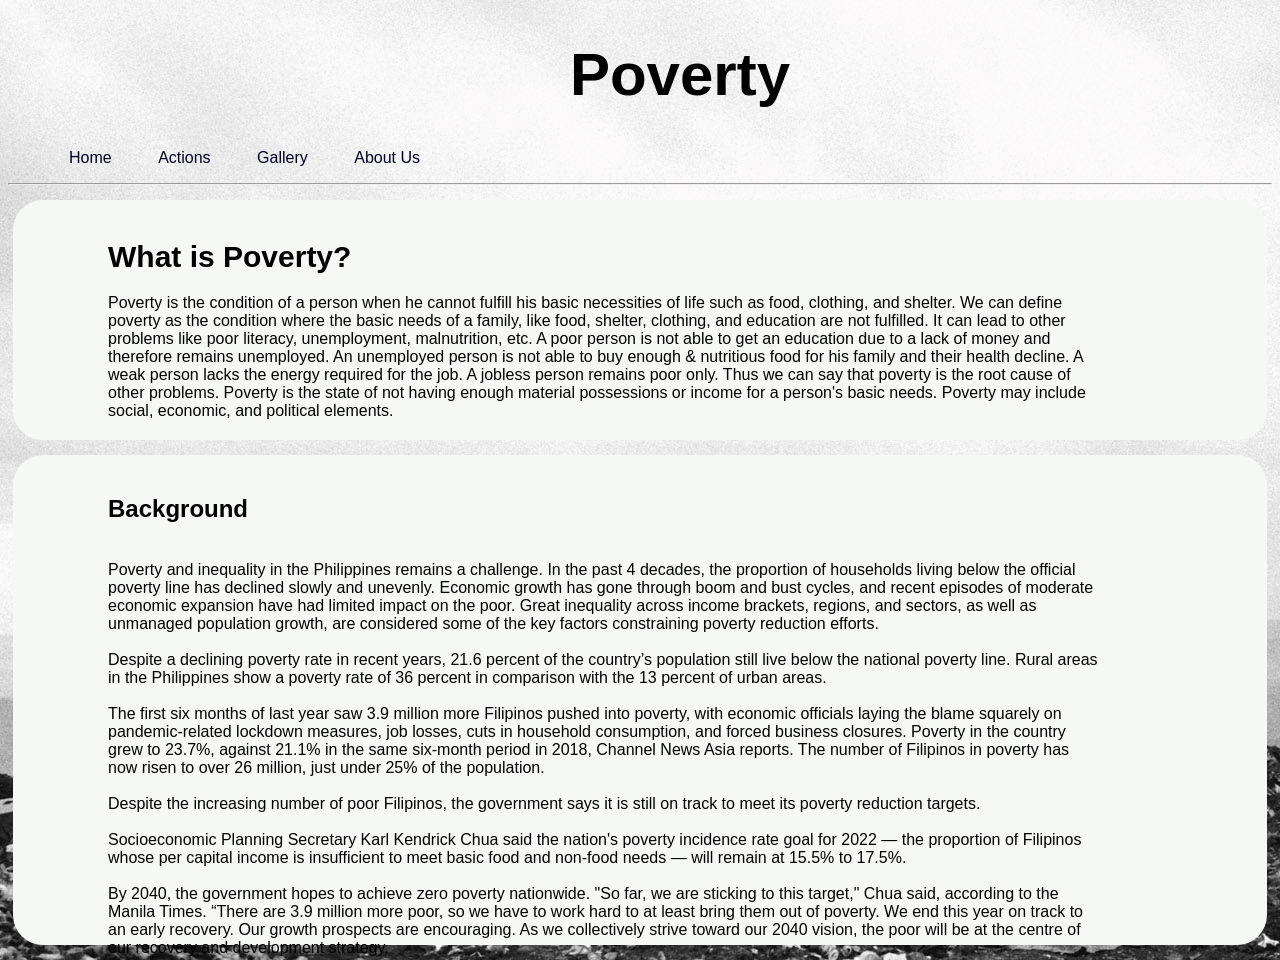
<file: CLE1MT/index.html>
<!DOCTYPE html>
<html>
<head>
<title> Poverty </title>
</head> 
    <link rel="stylesheet" type="text/css" href="Style.css"/>
    <div class="title">
    <body><h1>Poverty</h1></body>
    </div>
		<ul>
			<li><a href="Poverty.html">Home</a></li>
			<li><a href="Action.html">Actions</a></li>
			<li><a href="Gallery.html">Gallery</a></li>
			<li><a href="AboutUs.html">About Us</a></li>
		</ul>
        <hr />
		<div class ="container">
			<div class="card">
    <h2> <div class="title2"> What is Poverty? </div></h2>
        <p> Poverty is the condition of a person when he cannot fulfill his basic necessities of life such as food, clothing, and shelter. We can define poverty as the condition where the basic needs of a family, like food, shelter, clothing, and education are not fulfilled. It can lead to other problems like poor literacy, unemployment, malnutrition, etc. A poor person is not able to get an education due to a lack of money and therefore remains unemployed. An unemployed person is not able to buy enough & nutritious food for his family and their health decline. A weak person lacks the energy required for the job. A jobless person remains poor only. Thus we can say that poverty is the root cause of other problems. Poverty is the state of not having enough material possessions or income for a person's basic needs. Poverty may include social, economic, and political elements. 
        <br><br> 
			</div>
		</div>
		<div class ="container1">
			<div class="card1">
        <div class="bg"> <h2> Background </h2>
		</div>
		</p>
		<p> 
        <br>
        Poverty and inequality in the Philippines remains a challenge. In the past 4 decades, the proportion of households living below the official poverty line has declined slowly and unevenly. Economic growth has gone through boom and bust cycles, and recent episodes of moderate economic expansion have had limited impact on the poor. Great inequality across income brackets, regions, and sectors, as well as unmanaged population growth, are considered some of the key factors constraining poverty reduction efforts.
        <br><br>
        Despite a declining poverty rate in recent years, 21.6 percent of the country’s population still live below the national poverty line. Rural areas in the Philippines show a poverty rate of 36 percent in comparison with the 13 percent of urban areas.
        <br><br>
        The first six months of last year saw 3.9 million more Filipinos pushed into poverty, with economic officials laying the blame squarely on pandemic-related lockdown measures, job losses, cuts in household consumption, and forced business closures. Poverty in the country grew to 23.7%, against 21.1% in the same six-month period in 2018, Channel News Asia reports. The number of Filipinos in poverty has now risen to over 26 million, just under 25% of the population. 
        <br><br>
        Despite the increasing number of poor Filipinos, the government says it is still on track to meet its poverty reduction targets.
        <br><br>
        Socioeconomic Planning Secretary Karl Kendrick Chua said the nation's poverty incidence rate goal for 2022 — the proportion of Filipinos whose per capital income is insufficient to meet basic food and non-food needs —  will remain at 15.5% to 17.5%.
        <br><br>
        By 2040, the government hopes to achieve zero poverty nationwide. "So far, we are sticking to this target," Chua said, according to the Manila Times. “There are 3.9 million more poor, so we have to work hard to at least bring them out of poverty. We end this year on track to an early recovery. Our growth prospects are encouraging. As we collectively strive toward our 2040 vision, the poor will be at the centre of our recovery and development strategy. </p> 
			</div>
		</div>
</html>
</file>
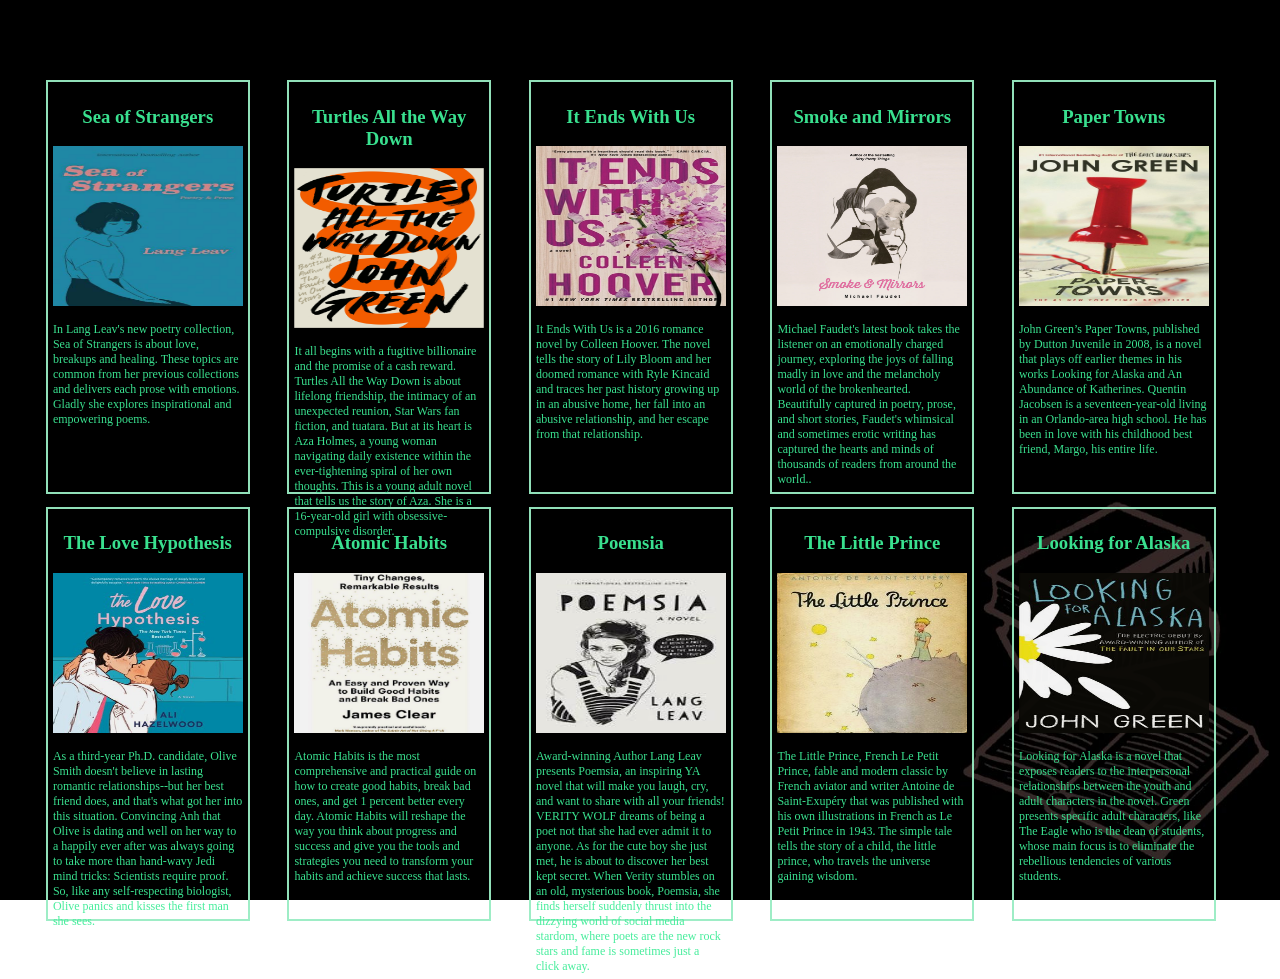
<file: LT3/index.html>
<!DOCTYPE HTML>
<html>
    <head>
        <link rel="stylesheet" href="stylesheet.css">
    </head>
    <body>
        <div id="mainbox">
            <div id="firstrow">
            <h1> My Top 10 Favorite Books </h1>
                <div class="SeaofStrangers">
                    <h3> <center> Sea of Strangers </center> </h3>
                    <img src="SOS.jpg" alt="Sea of Strangers">
                    <p>In Lang Leav's new poetry collection, Sea of Strangers is about love, breakups and healing. These topics are common from her previous collections and delivers each prose with emotions. Gladly she explores inspirational and empowering poems.</p>
                </div>
                <div class="TurtlesAllTheWayDown">
                    <h3> <center> Turtles All the Way Down </center> </h3>
                    <img src="turtles.png" alt="Turtles All The Way Down">
                    <p> It all begins with a fugitive billionaire and the promise of a cash reward. Turtles All the Way Down is about lifelong friendship, the intimacy of an unexpected reunion, Star Wars fan fiction, and tuatara. But at its heart is Aza Holmes, a young woman navigating daily existence within the ever-tightening spiral of her own thoughts. This is  a young adult novel that tells us the story of Aza. She is a 16-year-old girl with obsessive-compulsive disorder. </p>
                </div>
                <div class="ItEndsWithUs">
                    <h3> <center> It Ends With Us </center> </h3>
                    <img src="end.jpg" alt="It Ends With Us">
                    <p> It Ends With Us is a 2016 romance novel by Colleen Hoover. The novel tells the story of Lily Bloom and her doomed romance with Ryle Kincaid and traces her past history growing up in an abusive home, her fall into an abusive relationship, and her escape from that relationship. </p>
                </div>
                <div class="SmokeAndMirrors">
                    <h3> <center> Smoke and Mirrors </center> </h3>
                    <img src="SM.jpg" alt="Smoke and Mirrors">
                    <p> Michael Faudet's latest book takes the listener on an emotionally charged journey, exploring the joys of falling madly in love and the melancholy world of the brokenhearted. Beautifully captured in poetry, prose, and short stories, Faudet's whimsical and sometimes erotic writing has captured the hearts and minds of thousands of readers from around the world..</p>
                </div>
                <div class="PaperTowns">
                    <h3> <center> Paper Towns </center> </h3>
                    <img src="paper.jpg" alt="Paper Towns">
                    <p> John Green’s Paper Towns, published by Dutton Juvenile in 2008, is a novel that plays off earlier themes in his works Looking for Alaska and An Abundance of Katherines. Quentin Jacobsen is a seventeen-year-old living in an Orlando-area high school. He has been in love with his childhood best friend, Margo, his entire life. </p>
                </div>
            </div>  
            <div id="secondrow">
                <div class="TheLoveHypothesis">
                    <h3> <center> The Love Hypothesis </center> </h3>
                    <img src="TLH.jpg" alt="The Love Hypothesis">
                    <p> As a third-year Ph.D. candidate, Olive Smith doesn't believe in lasting romantic relationships--but her best friend does, and that's what got her into this situation. Convincing Anh that Olive is dating and well on her way to a happily ever after was always going to take more than hand-wavy Jedi mind tricks: Scientists require proof. So, like any self-respecting biologist, Olive panics and kisses the first man she sees. </p>
                    </div>
                    <div class="AtomicHabits">
                    <h3> <center> Atomic Habits </center> </h3>
                    <img src="atomic.jpg" alt="Atomic Habits">
                    <p> Atomic Habits is the most comprehensive and practical guide on how to create good habits, break bad ones, and get 1 percent better every day. Atomic Habits will reshape the way you think about progress and success and give you the tools and strategies you need to transform your habits and achieve success that lasts. </p>    
                </div>
                <div class="Poemsia">
                    <h3> <center> Poemsia </center> </h3>
                    <img src="poemsia.jpg" alt="Poemsia">
                    <p> Award-winning Author Lang Leav presents Poemsia, an inspiring YA novel that will make you laugh, cry, and want to share with all your friends! VERITY WOLF dreams of being a poet not that she had ever admit it to anyone. As for the cute boy she just met, he is about to discover her best kept secret. When Verity stumbles on an old, mysterious book, Poemsia, she finds herself suddenly thrust into the dizzying world of social media stardom, where poets are the new rock stars and fame is sometimes just a click away. </p>  
                </div>
                <div class="TheLittlePrince">
                    <h3> <center> The Little Prince </center> </h3>
                    <img src="TLP.jpg" alt="The Little Prince">
                    <p> The Little Prince, French Le Petit Prince, fable and modern classic by French aviator and writer Antoine de Saint-Exupéry that was published with his own illustrations in French as Le Petit Prince in 1943. The simple tale tells the story of a child, the little prince, who travels the universe gaining wisdom. </p>  
                </div>
                <div class="LookingForAlaska">
                    <h3> <center> Looking for Alaska </center> </h3>
                    <img src="LFA.jpg" alt="Looking for Alaska">
                    <p> Looking for Alaska is a novel that exposes readers to the interpersonal relationships between the youth and adult characters in the novel. Green presents specific adult characters, like The Eagle who is the dean of students, whose main focus is to eliminate the rebellious tendencies of various students. </p> 
                </div>
            </div>
        </div>    
    </body>
</html>
</file>
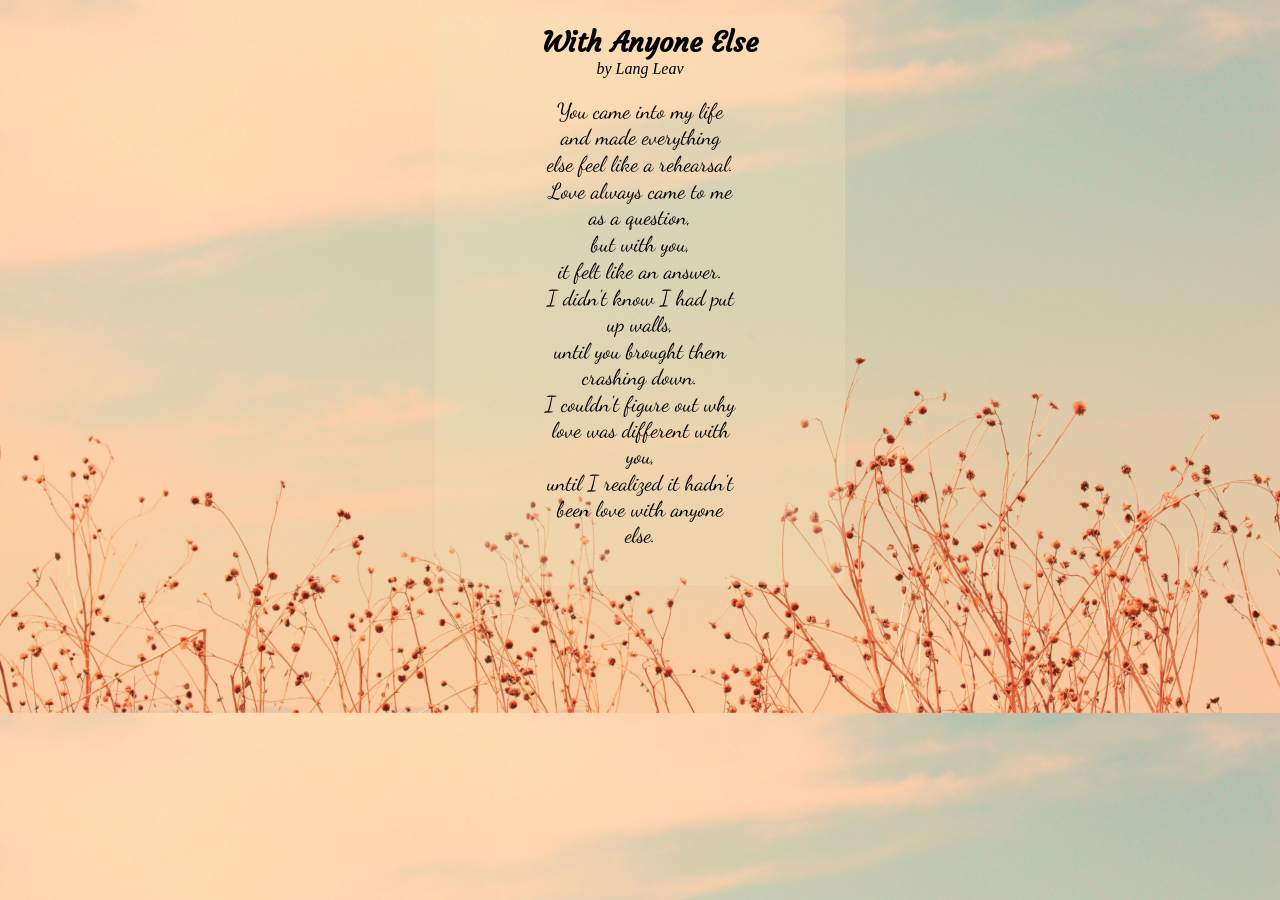
<file: LT4/index.html>
<!DOCTYPE html>
<html>
	<head>
		<title> Poem </title>
		<link rel="stylesheet" type="text/css" href="stylesheet.css"/>
		<link rel="preconnect" href="https://fonts.googleapis.com">
<link rel="preconnect" href="https://fonts.googleapis.com">
<link rel="preconnect" href="https://fonts.gstatic.com" crossorigin>
<link href="https://fonts.googleapis.com/css2?family=Courgette&family=Dancing+Script:wght@700&display=swap" rel="stylesheet">

	</head>
	<body>
	<center>
	<div class="text">
	<center>
		<div class="container">
			<div class="card">
					<div class="font-one"> <b> With Anyone Else </b> </div>
					<div class="font-two"> <i> by Lang Leav </i> </div>
					<div class="font-three"> You came into my life and made everything </div>
					<div class="font-three"> else feel like a rehearsal. </div>
					<div class="font-three"> Love always came to me as a question, </div>
					<div class="font-three"> but with you, </div>
					<div class="font-three"> it felt like an answer. </div>
					<div class="font-three"> I didn't know I had put up walls, </div>
					<div class="font-three"> until you brought them crashing down. </div>
					<div class="font-three"> I couldn't figure out why love was different with you, </div>
					<div class="font-three"> until I realized it hadn't been love with anyone else. </div>
				</div>
			</div>
		</div>
	</body>
</html>
</file>
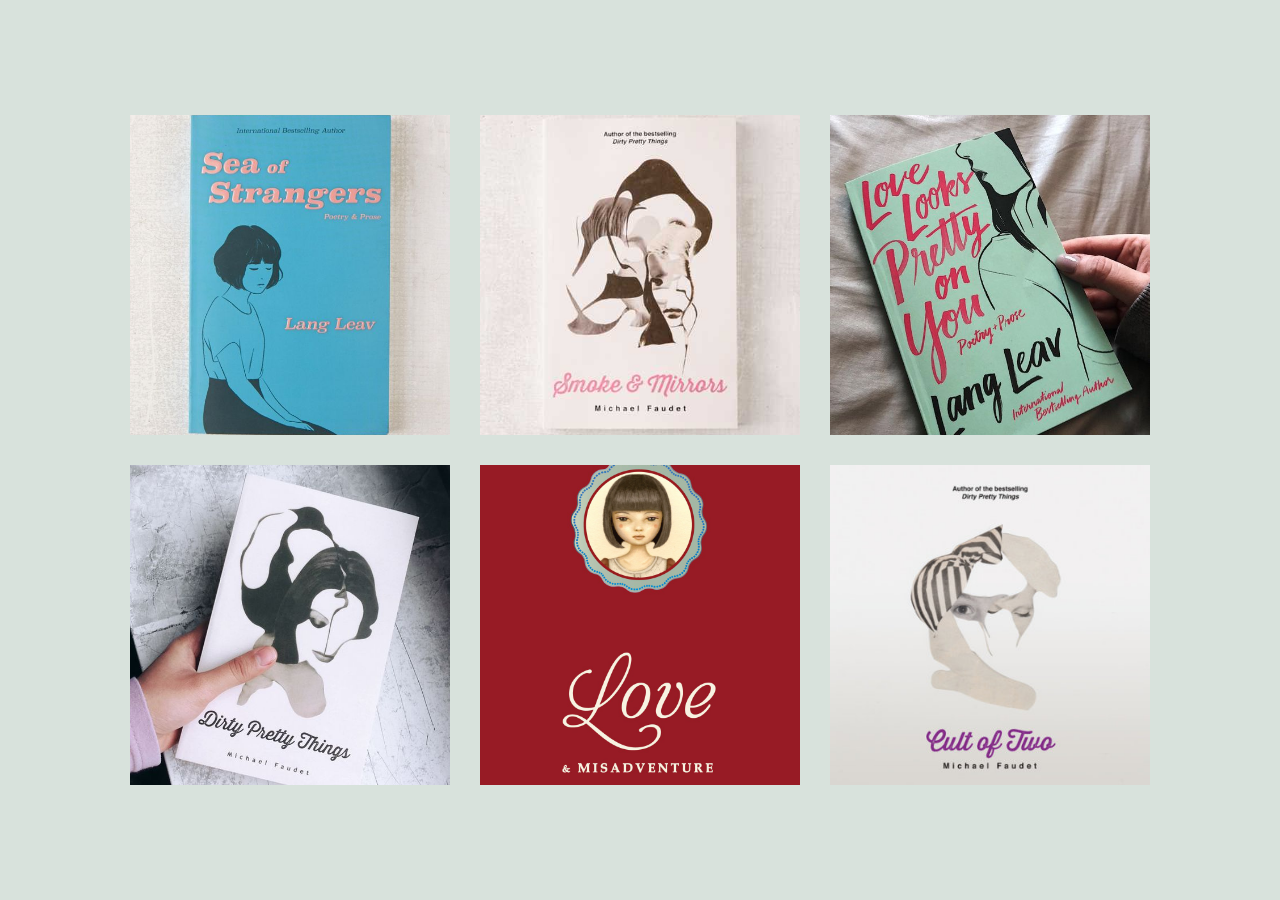
<file: LT5/index.html>
<!DOCTYPE html>
<html>
	<head>
		<meta charset="utf-8">
		<meta name = "viewport" content = "width=device-width,initial-scale=1.0">
			<title> Learning Task 5 </title>
			<link rel="stylesheet" href="css/style.css">
	</head> 
	<body>
	<script src="js/script.js"> </script>
		<div class="container">
			<div class="card"> 
				<div class="imgBx"> 
					<img src="sea.jpg">
				</div>
					<div class ="contentBx">
						<div class="content">
							<h3> Sea of Strangers </h3>
							<p> <b> <i> Meant to Be </i> </b> </p>
							<p> If they were meant to be in your life, nothing could ever make them leave. If they weren't, nothing in the world can make them stay. </p>
						</div>	
					</div>
				</div>
			<div class="card"> 
				<div class="imgBx"> 
					<img src="smoke.jpg">
				</div>
					<div class ="contentBx">
						<div class="content">
							<h3> Smoke and Mirrors </h3>
							<p> <b> <i> Pathways </i> </b> </p>
							<p> There were so many paths I could have taken in my life. Like the one that ran by the riverbank, where wild roses grew with sharp thorns. Or perhaps I should have followed my instincs and explored the track that wound its way through a dark and mysterious forest. </p>
							<p> However, I ended up choosing the path of least resistance. The one that looked the easiest. Only to discover it was made of quicksand. </p>
					</div>
				</div>
			</div>
			<div class="card"> 
				<div class="imgBx"> 
					<img src="lovess.jpg">
				</div>
					<div class ="contentBx">
						<div class="content">
							<h3> Love Looks Pretty On You </h3>
							<p> <b> <i> I Know Love </i> </b> </p>
							<p> I know love now because I am in love. Because of how long I've loved. Because of the man I love. </p>
							<p> Love used to be a beautiful mirage, a moonbeam on the water I tried to cup in my hands. Now it is a grand oak tree, tried and tested, roots driving deep down into the earth. I have a love that takes me across oceans. A love that tells me I am home, no matter where I am in the world. </p>
					</div>
				</div>
			</div>
			<div class="card"> 
				<div class="imgBx"> 
					<img src="dirty.jpg">
				</div>
					<div class ="contentBx">
						<div class="content">
							<h3> Dirty Pretty Things </h3>
							<p> <b> <i> I Love You </i> </b> </p>
							<p> The most beautiful sound in the world to me is not the forest birdsong or babbling brooks or even the ringing of church bells. It's hearing you whisper, 'I love you', over and over again. </p>
					</div>
				</div>
			</div>
			<div class="card"> 
				<div class="imgBx"> 
					<img src="lang2.png">
				</div>
					<div class ="contentBx">
						<div class="content">
							<h3> Love & Misadventure </h3>
							<p> <b> <i> A Way Out </i> </b> </p>
							<p> Do you know what it is like, to lie in bed awake; with thoughts to haunt you every night, of all your past mistakes. </p>
							<p> Knowing sleep will set it right - if you were not to wake. </p>
						</div>		
					</div>
			</div>
			<div class="card"> 
				<div class="imgBx"> 
					<img src="cult.jpg">
				</div>
					<div class ="contentBx">
						<div class="content">
							<h3> Cult of Two </h3>
							<p> <b> <i> Stars </i> </b> </p>
							<p> Magic tumbled from her pretty lips and when she spoke the language of the universe - the stars sighed in unison. </p>
						</div>		
					</div>
			</div>
		</div>
	</body>
	
	
	
	
</html>
</file>
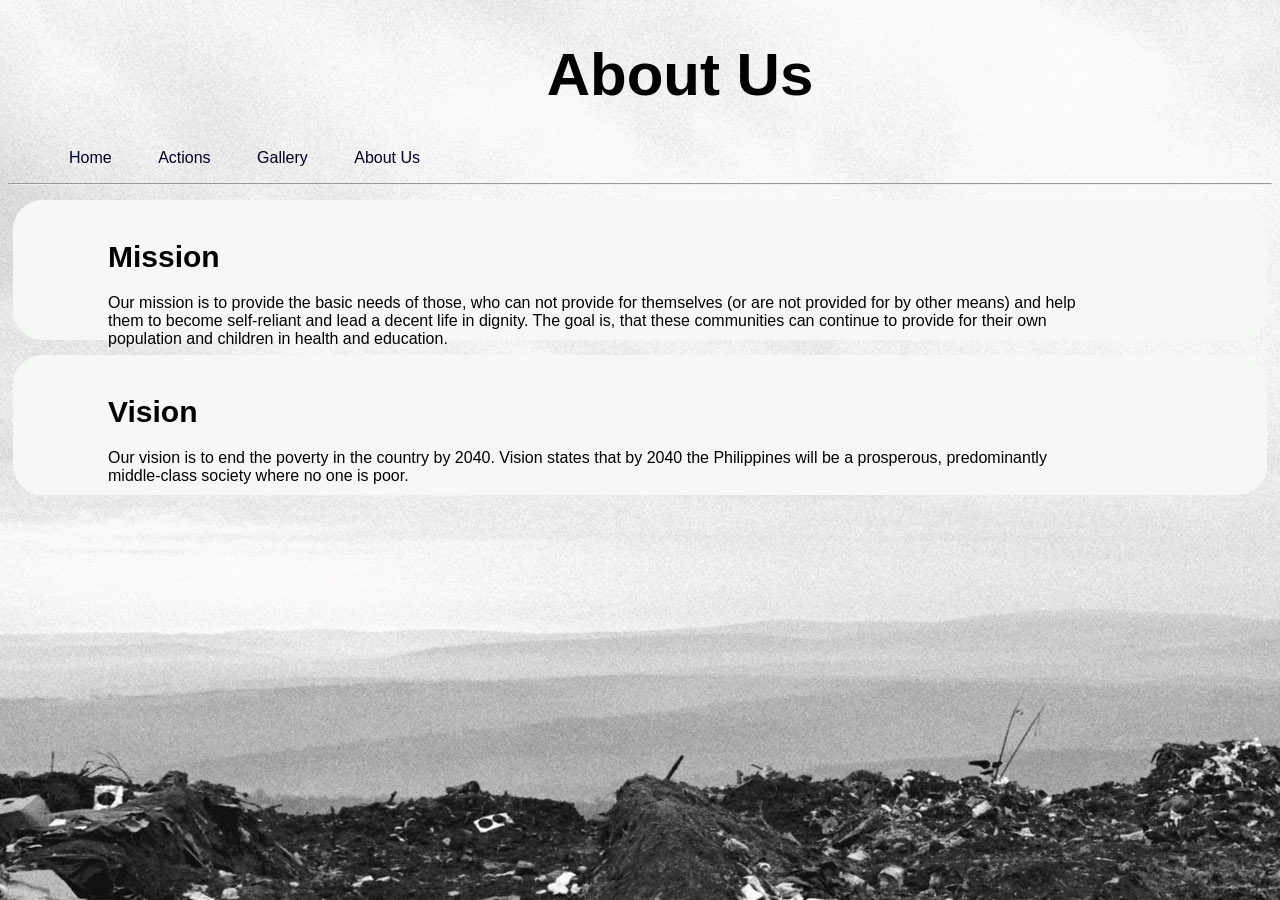
<file: CLE1MT/AboutUs.html>
<!DOCTYPE html>
<html>
<head>
<title> About Us </title>
</head>
	 <link rel="stylesheet" type="text/css" href="AboutUs.css"/>
	 <div class="title">
	 <body><h1>About Us<h1></body>
	 </div>
		<ul>
			<li><a href="index.html">Home</a></li>
			<li><a href="Action.html">Actions</a></li>
			<li><a href="Gallery.html">Gallery</a></li>
			<li><a href="AboutUs.html">About Us</a></li>
		</ul>
		<hr />
		<div class ="container">
			<div class="card">
		<h2><div class="m">Mission</h2>
		<p> 
		Our mission is to provide the basic needs of those, who can not provide for themselves (or are not provided for by other means) and help them to become self-reliant and lead a decent life in dignity. The goal is, that these communities can continue to provide for their own population and children in health and education.
		</p>
			</div>
		</div>
		<div class ="container1">
			<div class="card1">
		<h2> <div class="v"> Vision </h2>
		<p> 
		Our vision is to end the poverty in the country by 2040. Vision states that by 2040 the Philippines will be a prosperous, predominantly middle-class society where no one is poor.
		</p>
			</div>
		</div>
</html>
</file>
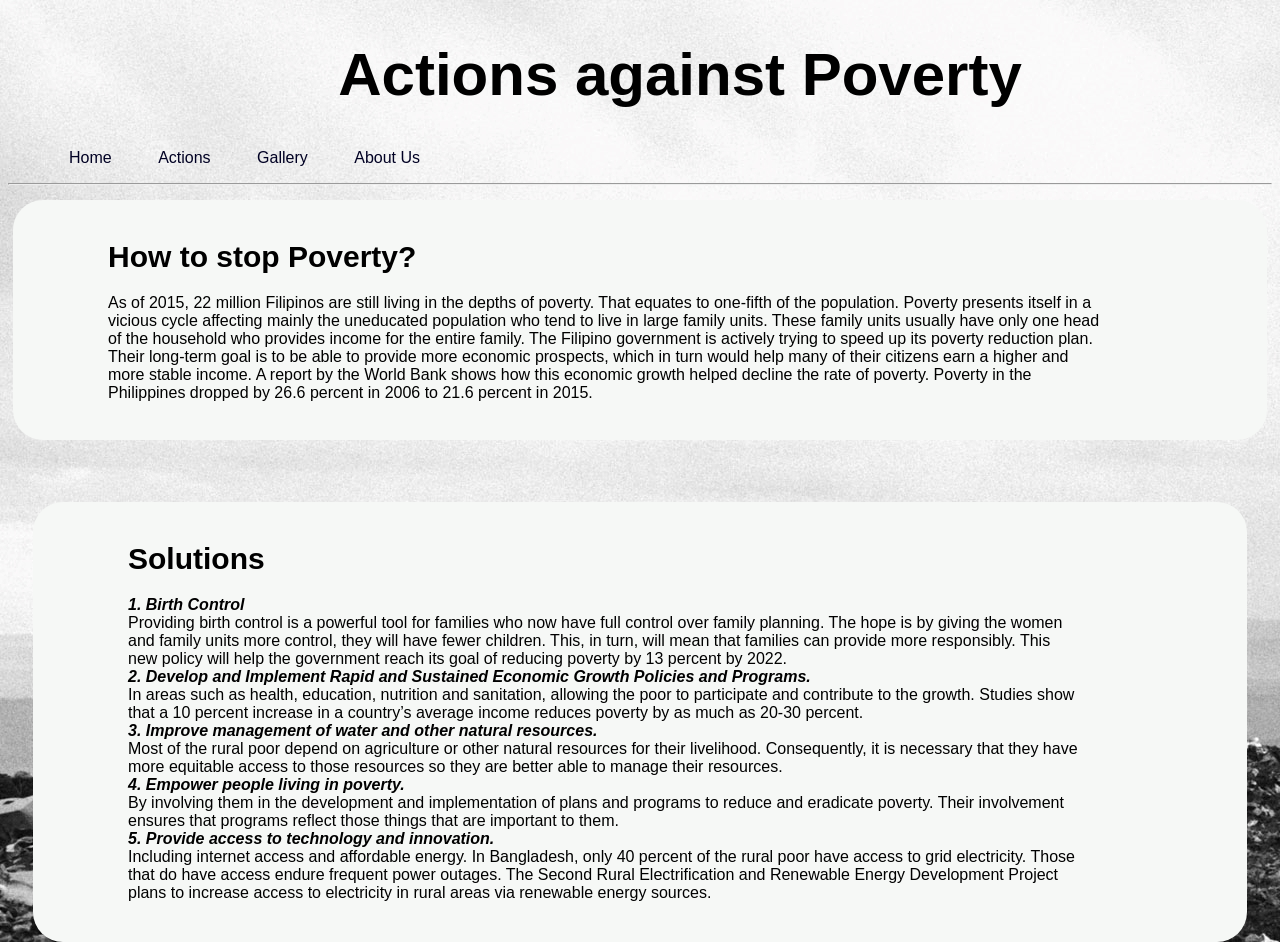
<file: CLE1MT/Action.html>
<!DOCTYPE html>
<html>
<head>
<title> Actions </title>
</head>
	 <link rel="stylesheet" type="text/css" href="Actions.css"/>
	 <div class="title">
	 <body><h1>Actions against Poverty<h1></body>
	 </div>
		<ul>
			<li><a href="index.html">Home</a></li>
			<li><a href="Action.html">Actions</a></li>
			<li><a href="Gallery.html">Gallery</a></li>
			<li><a href="AboutUs.html">About Us</a></li>
		</ul>
			<hr />
			<div class ="container">
			<div class="card">
		<h2><div class="titleaction">How to stop Poverty? </div> </h2>
        <p> As of 2015, 22 million Filipinos are still living in the depths of poverty. That equates to one-fifth of the population. Poverty presents itself in a vicious cycle affecting mainly the uneducated population who tend to live in large family units. These family units usually have only one head of the household who provides income for the entire family. The Filipino government is actively trying to speed up its poverty reduction plan. Their long-term goal is to be able to provide more economic prospects, which in turn would help many of their citizens earn a higher and more stable income. A report by the World Bank shows how this economic growth helped decline the rate of poverty. Poverty in the Philippines dropped by 26.6 percent in 2006 to 21.6 percent in 2015.
        <br>
		<div class ="container1">
			<div class="card1">
		<h2><div class="titleaction1"> Solutions </div> </h2>
		<p>
        <b> <i> 1. Birth Control </i> </b>
        <br>
		Providing birth control is a powerful tool for families who now have full control over family planning. The hope is by giving the women and family units more control, they will have fewer children. This, in turn, will mean that families can provide more responsibly.  This new policy will help the government reach its goal of reducing poverty by 13 percent by 2022.
        <br>
		<b> <i> 2. Develop and Implement Rapid and Sustained Economic Growth Policies and Programs.</i> </b>
        <br> 
		In areas such as health, education, nutrition and sanitation, allowing the poor to participate and contribute to the growth. Studies show that a 10 percent increase in a country’s average income reduces poverty by as much as 20-30 percent.
        <br>
		<b> <i> 3. Improve management of water and other natural resources. </i> </b>
        <br>
		Most of the rural poor depend on agriculture or other natural resources for their livelihood. Consequently, it is necessary that they have more equitable access to those resources so they are better able to manage their resources.
        <br>
		<b> <i> 4. Empower people living in poverty. </i> </b>
        <br>
		By involving them in the development and implementation of plans and programs to reduce and eradicate poverty. Their involvement ensures that programs reflect those things that are important to them.
        <br>
		<b> <i> 5. Provide access to technology and innovation. </i> </b>
		<br>
		Including internet access and affordable energy. In Bangladesh, only 40 percent of the rural poor have access to grid electricity. Those that do have access endure frequent power outages. The Second Rural Electrification and Renewable Energy Development Project plans to increase access to electricity in rural areas via renewable energy sources.
        <br>
		</p>
			</div>
		</div>

</html>
</file>
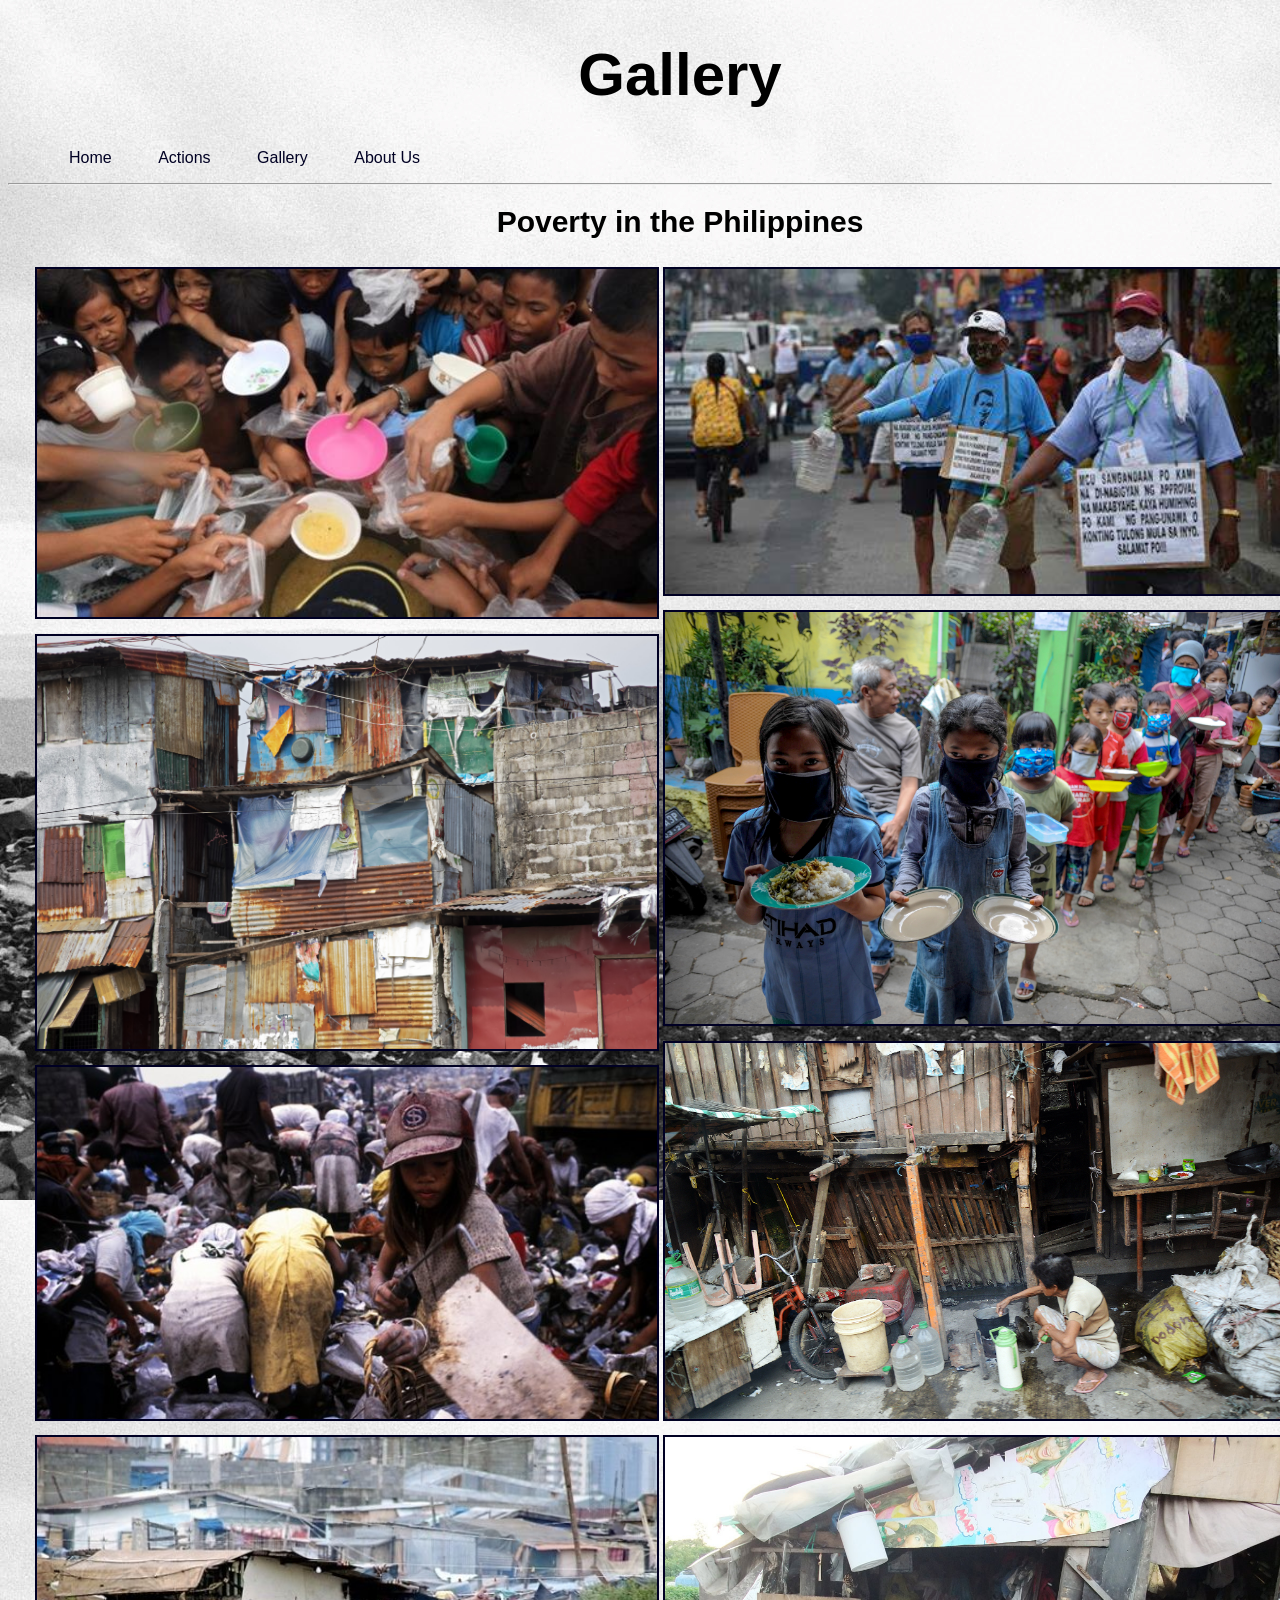
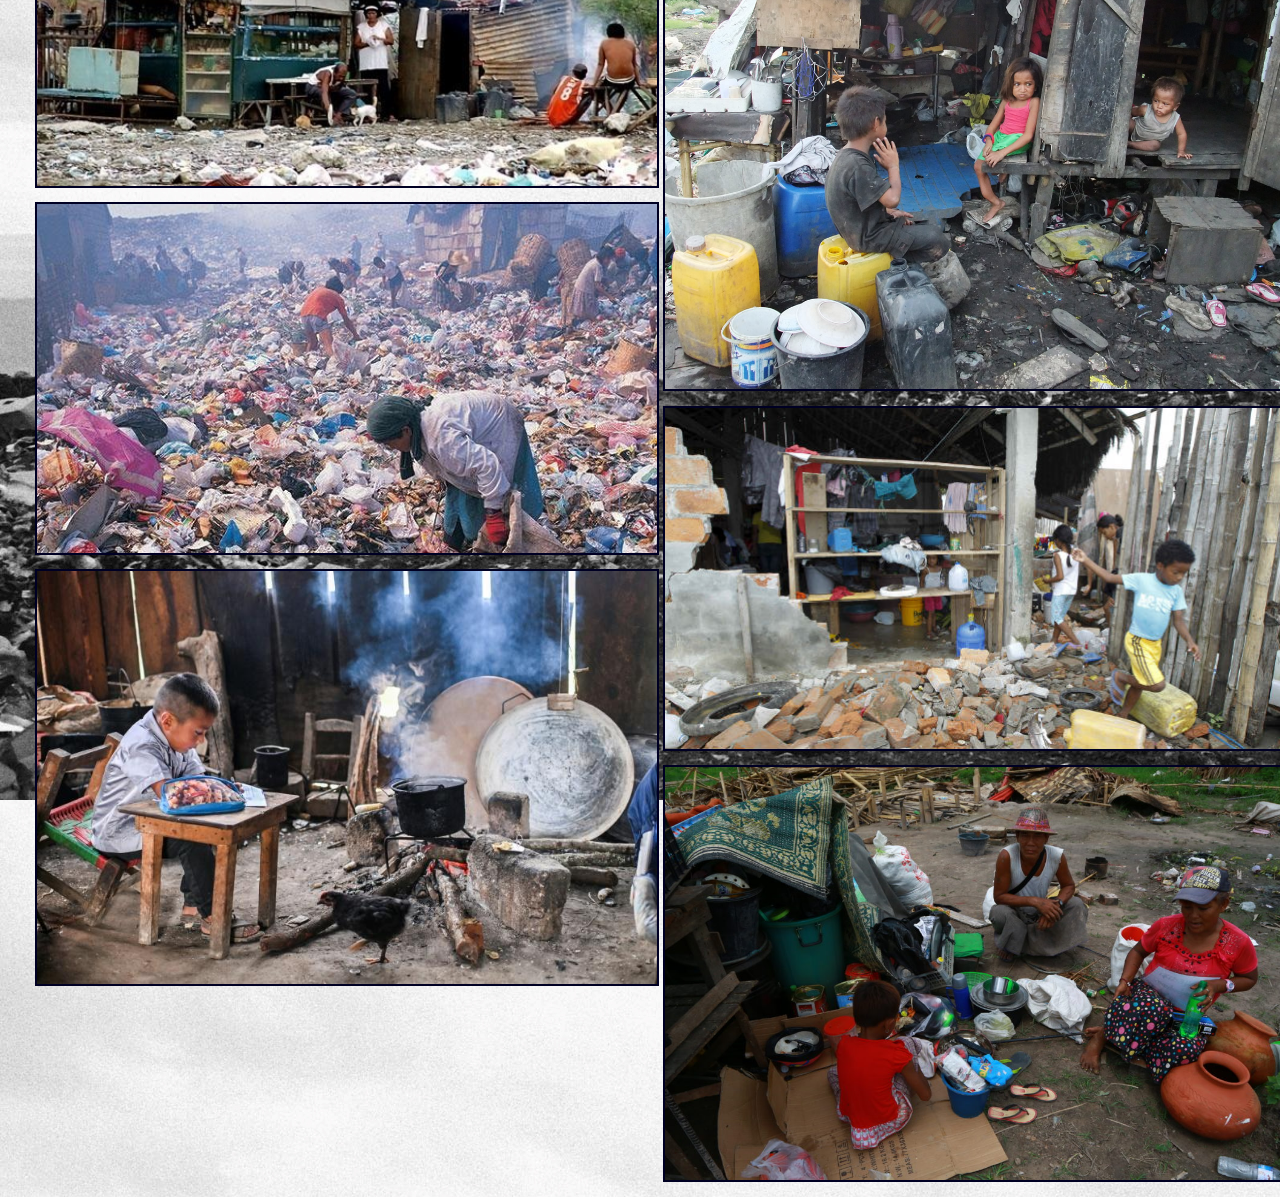
<file: CLE1MT/Gallery.html>
<!DOCTYPE html>
<html>
<head>
<title> Gallery </title>
</head>
	 <link rel="stylesheet" type="text/css" href="Gallery.css"/>
	 <div class="title">
	 <body><h1>Gallery<h1></body>
	 </div>
		<ul>
			<li><a href="index.html">Home</a></li>
			<li><a href="Action.html">Actions</a></li>
			<li><a href="Gallery.html">Gallery</a></li>
			<li><a href="AboutUs.html">About Us</a></li>
		</ul>
		<hr />
		<h2><div class="title2">Poverty in the Philippines</h2>
		</div>
		<div class="row">
		<div class="column">
			<img src="pov1.jpg">
			<img src="pov2.jpeg">
			<img src="pov3.jpg">
			<img src="pov4.jpg">
			<img src="pov5.jpg">
			<img src="pov6.jpg">
		</div>
		<div class="column">
			<img src="pov7.jpg">
			<img src="pov8.jpg">
			<img src="pov9.jpg">
			<img src="pov10.jpg">
			<img src="pov11.jpg">
			<img src="pov12.jpg">
		</div>
		</div>
</html>
</file>
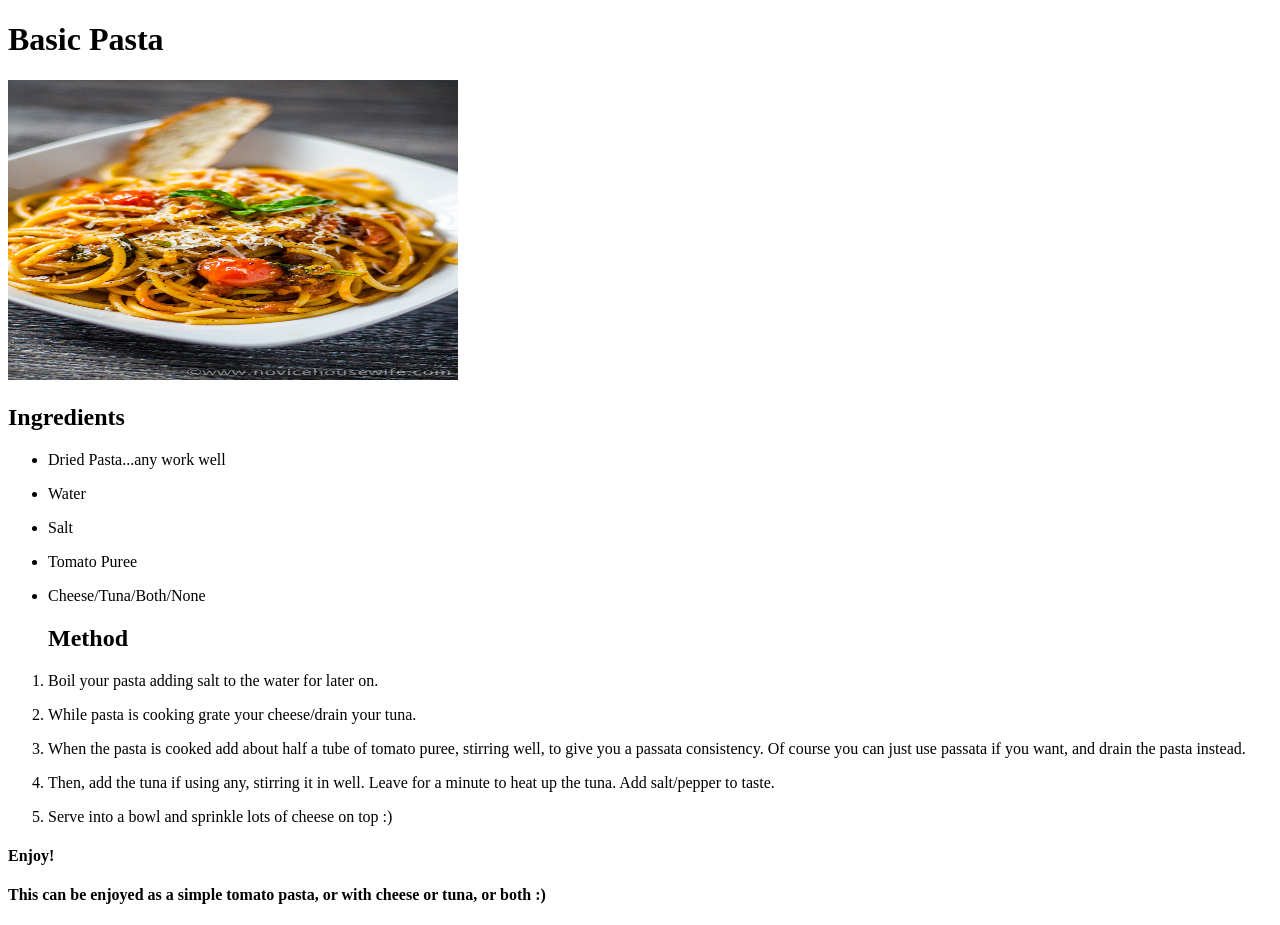
<file: LT2/Basic Pasta.html>
<!DOCTYPE html>
<html>
  <head>
    <title> Basic Pasta </title>
  </head>
  <body>
	<h1> Basic Pasta </h1>
	<img src="BasicPasta.jpg" width= 450 height= 300 alt="Basic Pasta">
	<h2> Ingredients </h2>
<ul>
	<li> <p>Dried Pasta...any work well</p> </li>
	<li> <p>Water</p> </li>
	<li> <p>Salt</p> </li>
	<li> <p>Tomato Puree</p> </li>
	<li> <p>Cheese/Tuna/Both/None</p> </li>
</ul>
<ol>
	<h2> Method </h2>
	<li> <p>Boil your pasta adding salt to the water for later on.</p> </li>
  <li> <p>  While pasta is cooking grate your cheese/drain your tuna. </p> </li>
  <li> <p> When the pasta is cooked add about half a tube of tomato puree, stirring well, to give you a passata consistency. Of course you can just use passata if you want, and drain the pasta instead. </p> </li>
  <li> <p>  Then, add the tuna if using any, stirring it in well. Leave for a minute to heat up the tuna. Add salt/pepper to taste. </p> </li>
  <li> <p> Serve into a bowl and sprinkle lots of cheese on top :)
  </p> </li>
</ol>
<h4> Enjoy! </h4>
<h4> This can be enjoyed as a simple tomato pasta, or with cheese or tuna, or both :) </h4>
  </body>
</html>
</file>
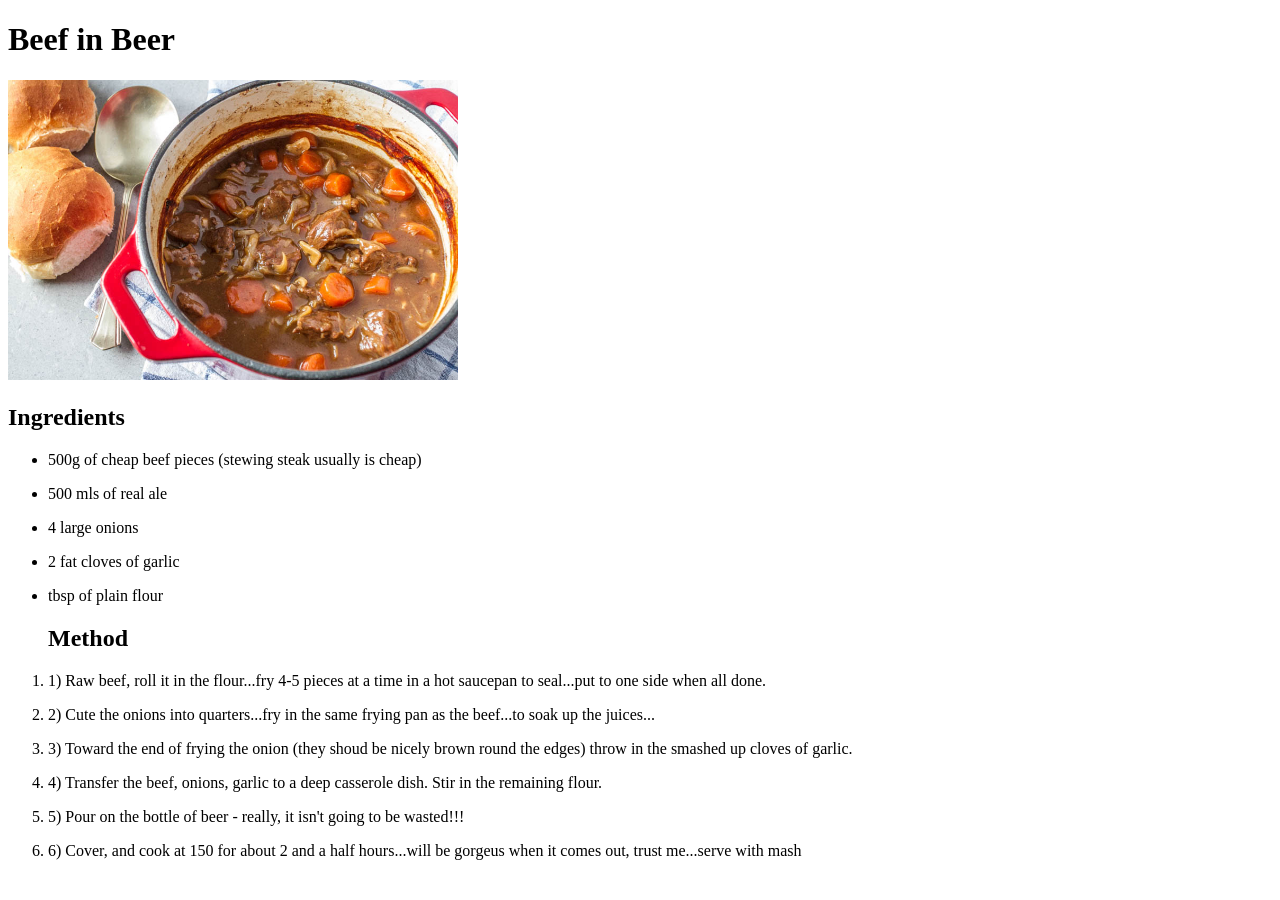
<file: LT2/Beef in Beer.html>
<!DOCTYPE html>
<html>
  <head>
    <title> Beef in Beer </title>
  </head>
  <body>
	<h1> Beef in Beer </h1>
	<img src="BeefInBeer.jpg" width= 450 height= 300 alt="Beef in Beer">
	<h2> Ingredients </h2>
<ul>
	<li> <p>500g of cheap beef pieces (stewing steak usually is cheap) </p> </li>
	<li> <p>500 mls of real ale</p> </li>
	<li> <p>4 large onions </p> </li>
	<li> <p>2 fat cloves of garlic</p> </li>
	<li> <p>tbsp of plain flour</p> </li>
</ul>
<ol>
	<h2> Method </h2>
	<li> <p>1) Raw beef, roll it in the flour...fry 4-5 pieces at a time in a hot saucepan to seal...put to one side when all done. </p> </li>
	<li> <p>2) Cute the onions into quarters...fry in the same frying pan as the beef...to soak up the juices... </p> </li>
	<li> <p>3) Toward the end of frying the onion (they shoud be nicely brown round the edges) throw in the smashed up cloves of garlic. </p> </li>
	<li> <p>4) Transfer the beef, onions, garlic to a deep casserole dish. Stir in the remaining flour. </p> </li>
	<li> <p>5) Pour on the bottle of beer - really, it isn't going to be wasted!!! </p> </li>
	<li> <p>6) Cover, and cook at 150 for about 2 and a half hours...will be gorgeus when it comes out, trust me...serve with mash</p> </li>
</ol>
  </body>
</html>
</file>
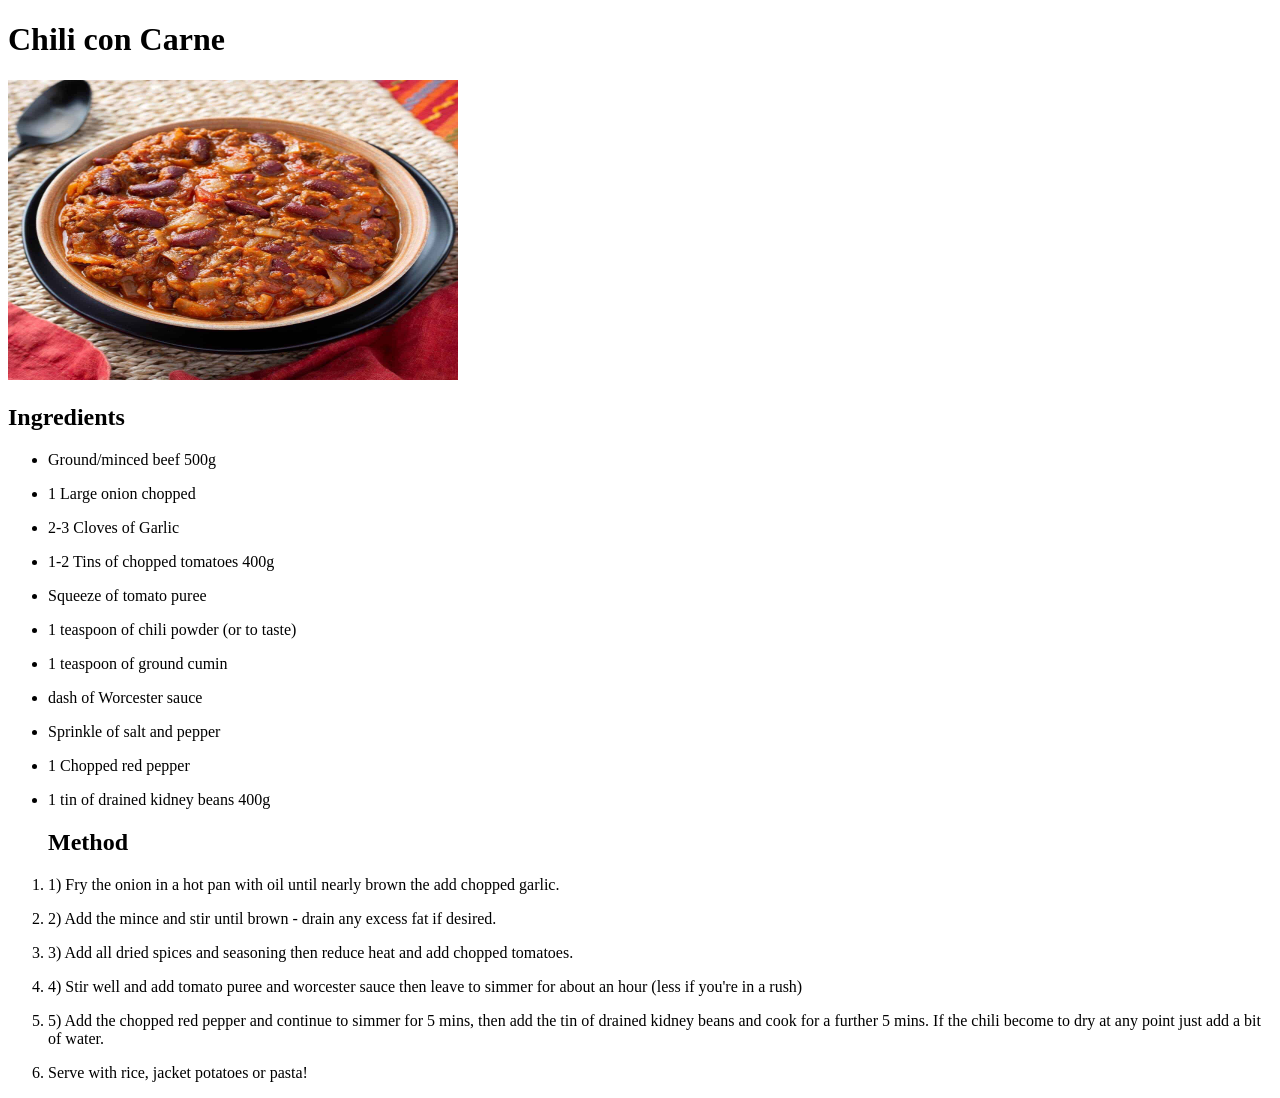
<file: LT2/Chilli con Carne.html>
<!DOCTYPE html>
<html>
  <head>
    <title> Chili con Carne </title>
  </head>
  <body>
	<h1> Chili con Carne </h1>
	<img src="ChiliConCarne.jpg" width= 450 height= 300 alt="Chili Con Carne">
	<h2> Ingredients </h2>
<ul>
	<li> <p>Ground/minced beef 500g</p> </li>
	<li> <p>1 Large onion chopped</p> </li>
	<li> <p>2-3 Cloves of Garlic</p> </li>
	<li> <p>1-2 Tins of chopped tomatoes 400g</p> </li>
	<li> <p>Squeeze of tomato puree</p> </li>
    <li> <p>1 teaspoon of chili powder (or to taste)</p> </li>
    <li> <p>1 teaspoon of ground cumin</p> </li>
    <li> <p>dash of Worcester sauce</p> </li>
    <li> <p>Sprinkle of salt and pepper</p> </li>
    <li> <p>1 Chopped red pepper</p> </li>
    <li> <p>1 tin of drained kidney beans 400g</p> </li>
</ul>
<ol>
	<h2> Method </h2>
	<li> <p>1) Fry the onion in a hot pan with oil until nearly brown the add chopped garlic.</p> </li>
	<li> <p>2) Add the mince and stir until brown - drain any excess fat if desired. </p> </li>
	<li> <p>3) Add all dried spices and seasoning then reduce heat and add chopped tomatoes. </p> </li>
	<li> <p>4) Stir well and add tomato puree and worcester sauce then leave to simmer for about an hour (less if you're in a rush) </p> </li>
	<li> <p>5) Add the chopped red pepper and continue to simmer for 5 mins, then add the tin of drained kidney beans and cook for a further 5 mins. If the chili become to dry at any point just add a bit of water. </p> </li>
	<li> <p>Serve with rice, jacket potatoes or pasta! </p> </li>
</ol>
  </body>
</html>
</file>
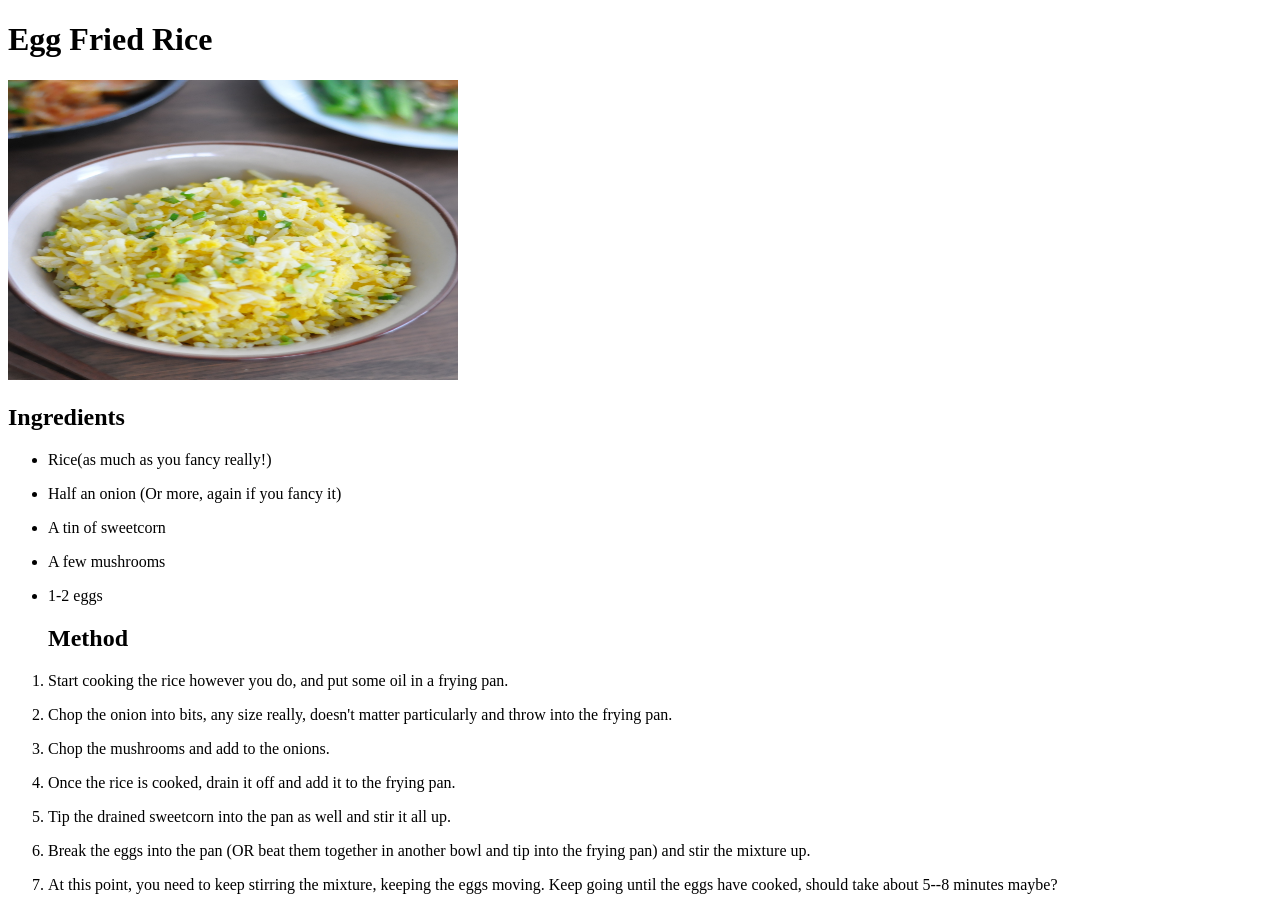
<file: LT2/Egg Fried Rice.html>
<!DOCTYPE html>
<html>
  <head>
    <title> Egg Fried Rice </title>
  </head>
  <body>
	<h1> Egg Fried Rice </h1>
	<img src="EggFriedRice.jpg" width= 450 height= 300 alt="Egg Fried Rice">
	<h2> Ingredients </h2>
<ul>
	<li> <p>Rice(as much as you fancy really!)</p> </li>
	<li> <p>Half an onion (Or more, again if you fancy it)</p> </li>
	<li> <p>A tin of sweetcorn</p> </li>
	<li> <p>A few mushrooms</p> </li>
	<li> <p>1-2 eggs</p> </li>
</ul>
<ol>
	<h2> Method </h2>
	<li> <p>Start cooking the rice however you do, and put some oil in a frying pan.</p> </li>
	<li> <p>Chop the onion into bits, any size really, doesn't matter particularly and throw into the frying pan.</p> </li>
	<li> <p>Chop the mushrooms and add to the onions.</p> </li>
	<li> <p>Once the rice is cooked, drain it off and add it to the frying pan. </p> </li>
	<li> <p>Tip the drained sweetcorn into the pan as well and stir it all up.</p> </li>
	<li> <p>Break the eggs into the pan (OR beat them together in another bowl and tip into the frying pan) and stir the mixture up. </p> </li>
	<li> <p>At this point, you need to keep stirring the mixture, keeping the eggs moving. Keep going until the eggs have cooked, should take about 5-­‐8 minutes maybe? </p> </li>
</ol>
  </body>
</html>
</file>
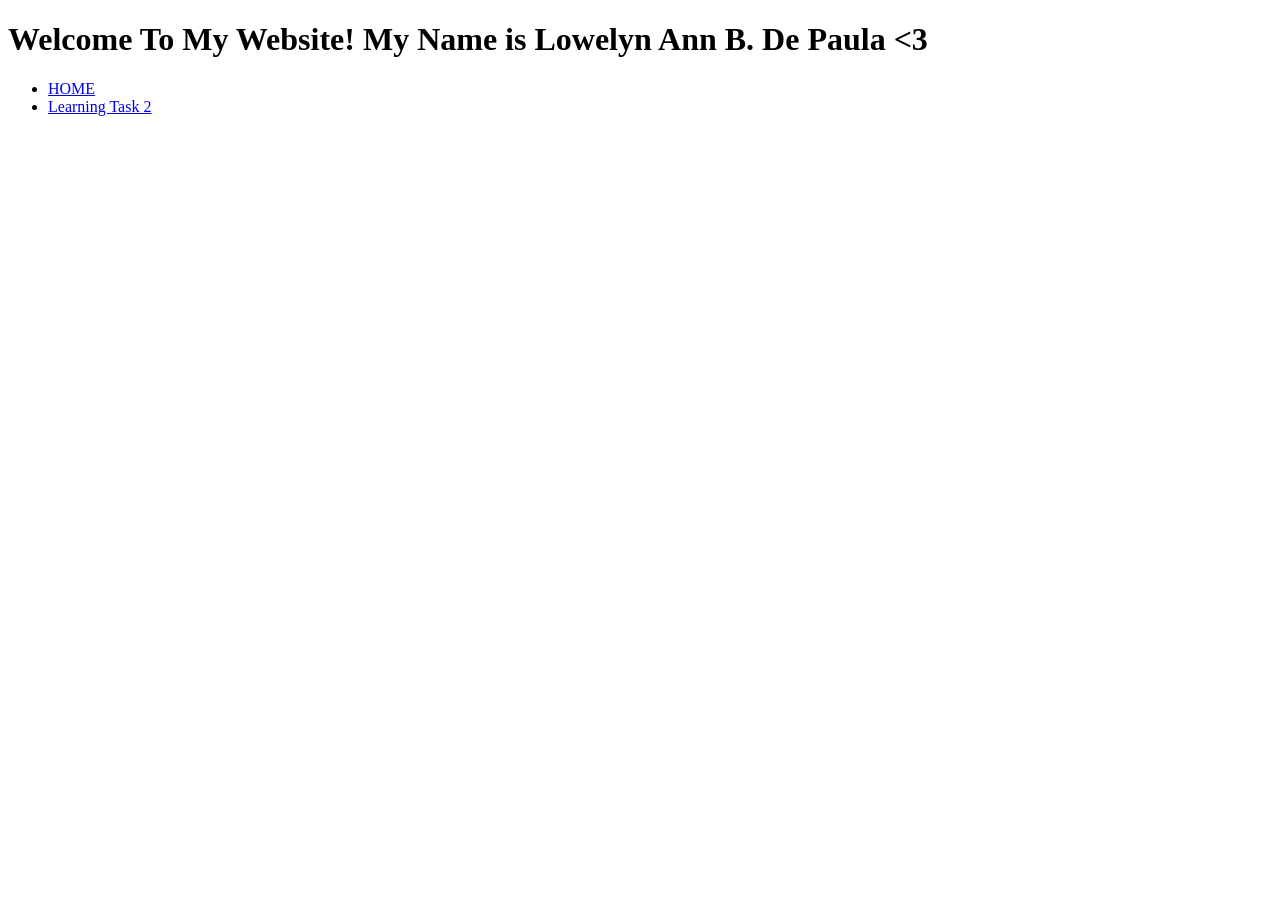
<file: LT2/HomePage.html>
<!DOCTYPE html>
<html>
    <title>My Home Page</title>
    <head><h1>Welcome To My Website! My Name is Lowelyn Ann B. De Paula <3 </h1></head>
  <body>
  <ul>
      <li><a href="index.php">HOME</a></li>
      <li><a href="Recipes.php">Learning Task 2</a></li>
    </ul>
  </body>

</html>
</file>
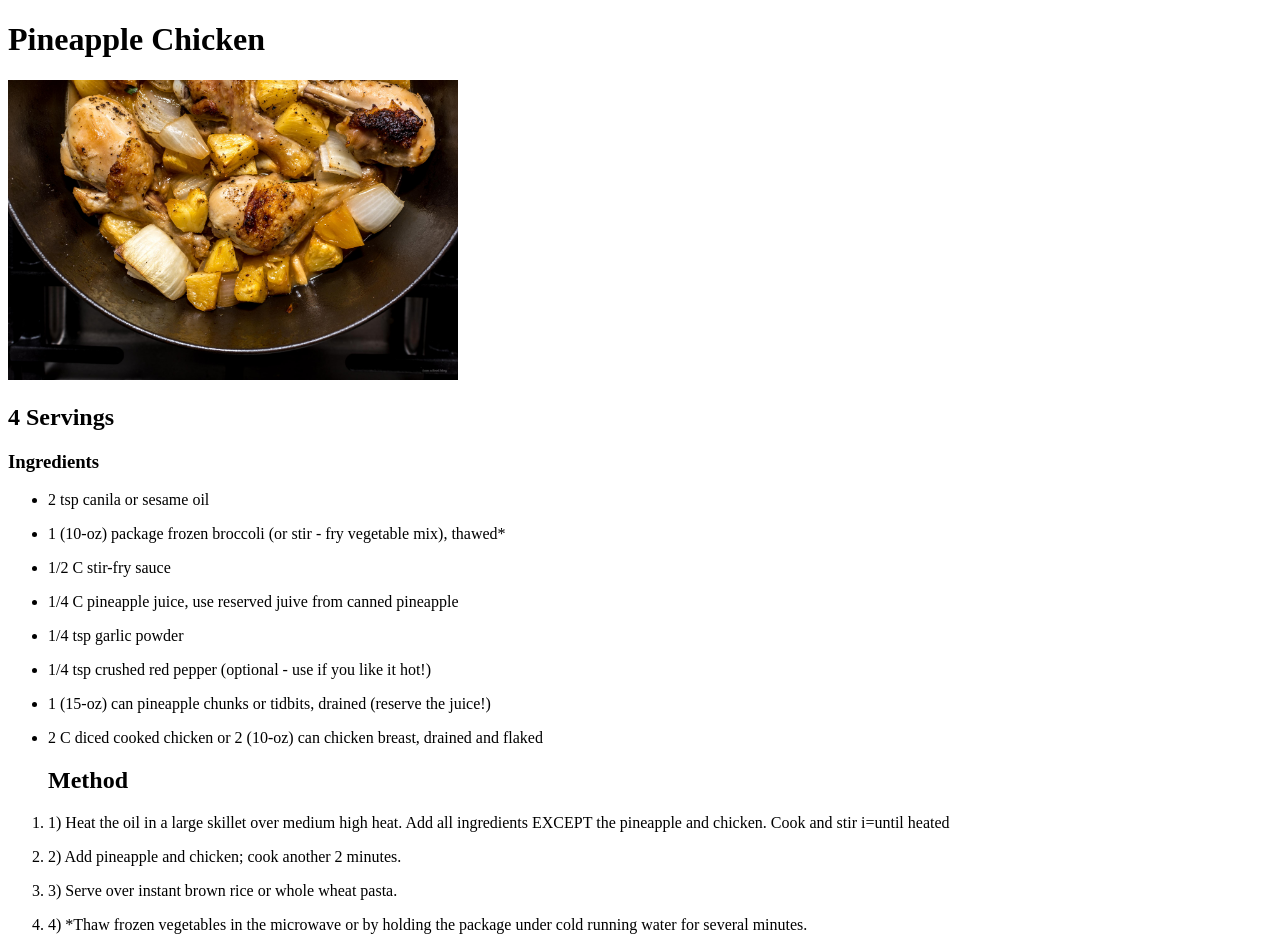
<file: LT2/Pineapple Chicken.html>
<!DOCTYPE html>
<html>
  <head>
    <title> Pineapple Chicken </title>
  </head>
  <body>
	<h1> Pineapple Chicken </h1>
	<img src="PineappleChicken.jpg" width= 450 height= 300 alt="Pineapple Chicken">
    <h2> 4 Servings </h2>
	<h3> Ingredients </h3>
<ul>
	<li> <p>2 tsp canila or sesame oil </p> </li>
	<li> <p>1 (10-oz) package frozen broccoli (or stir - fry vegetable mix), thawed*</p> </li>
	<li> <p>1/2 C stir-fry sauce </p> </li>
	<li> <p>1/4 C pineapple juice, use reserved juive from canned pineapple </p> </li>
	<li> <p>1/4 tsp garlic powder</p> </li>
    <li> <p>1/4 tsp crushed red pepper (optional - use if you like it hot!) </p> </li>
    <li> <p>1 (15-oz) can pineapple chunks or tidbits, drained (reserve the juice!) </p> </li>
    <li> <p>2 C diced cooked chicken or 2 (10-oz) can chicken breast, drained and flaked </p> </li> 
</ul>
<ol>
	<h2> Method </h2>
	<li> <p>1) Heat the oil in a large skillet over medium high heat. Add all ingredients EXCEPT the pineapple and chicken. Cook and stir i=until heated  </p> </li>
	<li> <p>2) Add pineapple and chicken; cook another 2 minutes. </p> </li>
	<li> <p>3) Serve over instant brown rice or whole wheat pasta. </p> </li>
	<li> <p>4) *Thaw frozen vegetables in the microwave or by holding the package under cold running water for several minutes. </p> </li>
</ol>
  </body>
</html>
</file>
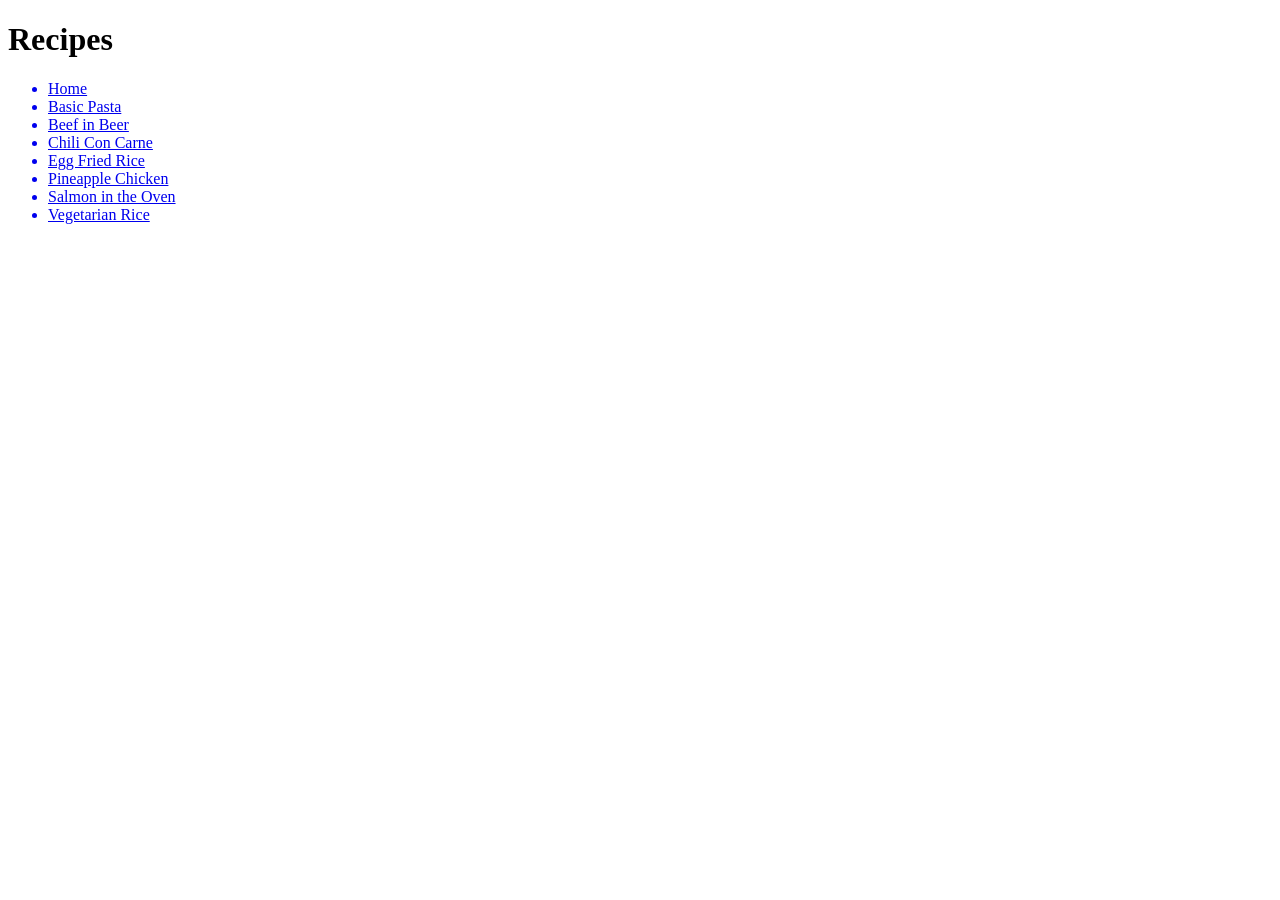
<file: LT2/Recipes.html>
<!DOCTYPE html>
<html>
    <title>Recipes</title>
    <head><h1>Recipes</h1></head>
        <ul>
        <body>
        <a href="index.php"><li>Home</li></a>
        <a href="BasicPasta.html"><li>Basic Pasta</li></a>
        <a href="BeefInBeer.php"><li>Beef in Beer</li></a>
        <a href="ChiliConCarne.php"><li>Chili Con Carne</li></a>
        <a href="EggFriedRice.php"><li>Egg Fried Rice</li></a>
        <a href="PineappleChicken.php"><li>Pineapple Chicken</li></a>
        <a href="SalmonInTheOven.php"><li>Salmon in the Oven</li></a>
        <a href="VegetableRice.php"><li>Vegetarian Rice</li></a>
        </ul>
        </body>


</html>
</file>
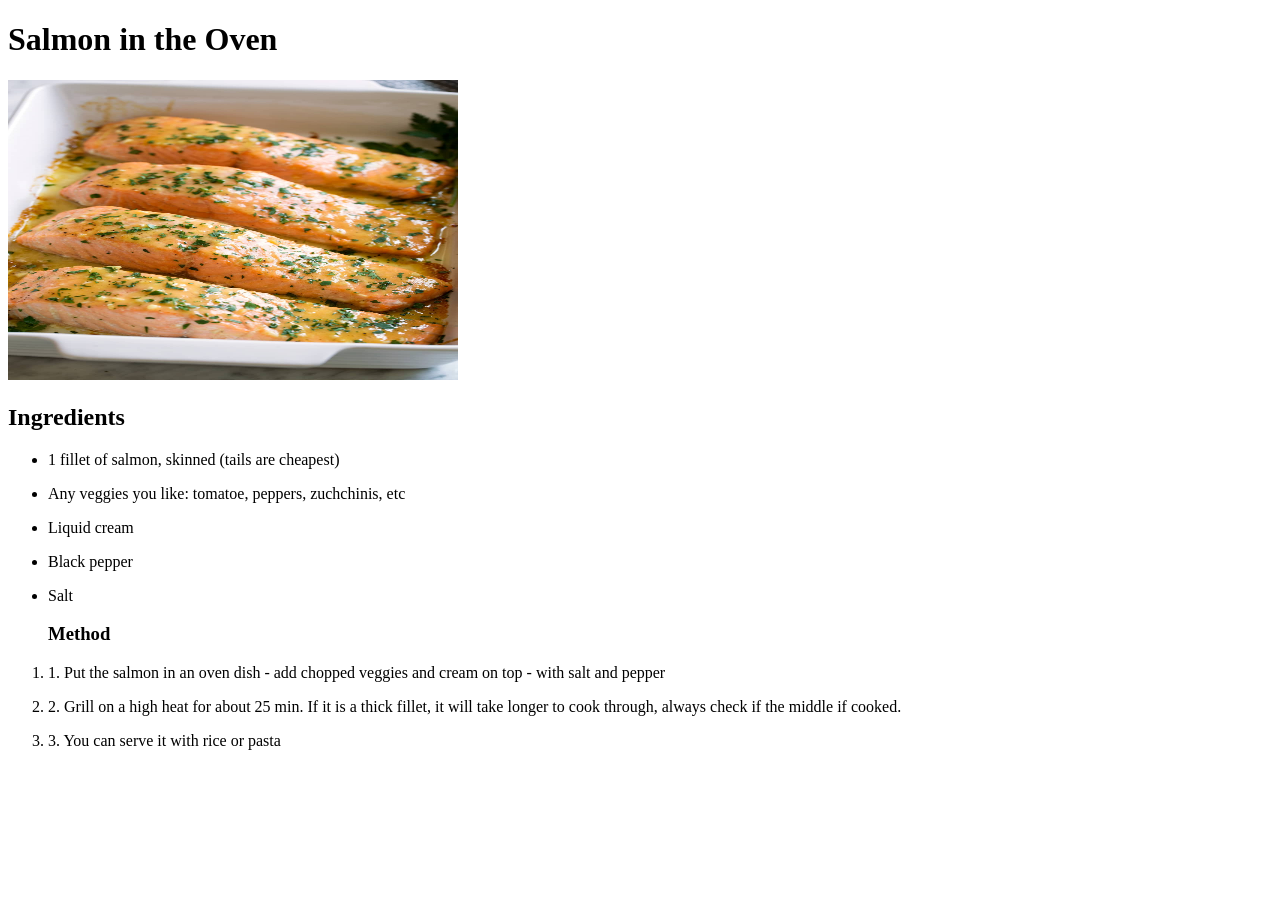
<file: LT2/Salmon in the Oven.html>
<!DOCTYPE html>
<html>
  <head>
    <title> Salmon in the Oven </title>
  </head>
  <body>
	<h1> Salmon in the Oven </h1>
	<img src="Salmon.jpg" width= 450 height= 300 alt="Salmon in the Oven">
    <h2> Ingredients </h2>
<ul>
	<li> <p>1 fillet of salmon, skinned (tails are cheapest) </p> </li>
	<li> <p>Any veggies you like: tomatoe, peppers, zuchchinis, etc </p> </li>
	<li> <p>Liquid cream </p> </li>
	<li> <p>Black pepper </p> </li>
	<li> <p>Salt</p> </li>
</ul>
<ol>
	<h3> Method </h3>  
	<li> <p>1. Put the salmon in an oven dish - add chopped veggies and cream on top - with salt and pepper </p> </li>
	<li> <p>2. Grill on a high heat for about 25 min. If it is a thick fillet, it will take longer to cook through, always check if the middle if cooked. </p> </li>
	<li> <p>3. You can serve it with rice or pasta </p> </li>
</ol>
  </body>
</html>
</file>
<file: CLE1MT/Style.css>
body {
	background-image:url(bg.jpg);
	font-family: arial;
}
.container .card{
	width:100px
	position: relative;
	height: 200px;
	background: #f6f8f6;
	margin: 15px 5px;
	padding: 20px 15px;
	border-radius: 30px;
}
.container1 .card1{
	width:100px
	position: relative;
	height: 450px;
	background: #f6f8f6;
	margin: 15px 5px;
	padding: 20px 15px;
	border-radius: 30px;
}

.title {
	font-size: 30px;
	margin-left: 80px;
	font-family: arial;
	text-align: center;
}

ul{
	float: middle;
	list-style-type: none;
}

ul li{
	display: inline-block;
}

ul li a{
	text-decoration:none;
	color: #000023;
	padding: 5px 20px;
	border: 1px solid transparent;
	transition: 0.6s ease;
}
ul li a:hover{
	background-color: #fff;
	color: #000023;
}

ul li.index.html a{
	background-color: #fff;
	color: #000023;
}
	
a {
	color: #F6F8F6;
	text-decoration; underline;
}
	
a:hover {
	color: #F6F8F6; 
	text-decoration: none;
}
	
.title2 {
	font-size: 30px;
	margin-left: 80px;
}
.bg {
    font-size: 16px;
	margin-top: 10px;
    margin-right: 150px;
    margin-left: 80px;
}

p {
	font-size: 16px;
	margin-top: 10px;
	margin-right: 150px;
	margin-left: 80px;
}
</file>
<file: LT3/stylesheet.css>
body {
        background-image: url(bgpic.jpg);
			position: relative;
			background-repeat: no-repeat;
	    background-size: 100% 100vh;
			background-attachment: fixed;
}
#mainbox {
    width:100%;
    height: 950px;
    background-color:3DED97;
    background-size:cover;
    opacity: 95%;
    margin:0;
    padding:0;
}
#mainbox #firstrow {
    height:400px;
    width:100%;
}
#mainbox #secondrow {
    width:100%;
    height:400px;
}
#mainbox #firstrow .SeaofStrangers {
    width:15%;
    height:100%;
    padding:5px;
    border: solid 2px #99EDC3;
    margin-left: 3%;
    margin-bottom: 1%;
    float:left;
    color: #3DED97; 
}
#mainbox #firstrow .SeaofStrangers img{
    width:100%;
    height:40%;
}
#mainbox #firstrow .SeaofStrangers p {
    font-size:12px; 
}
#mainbox #firstrow .TurtlesAllTheWayDown {
    width:15%;
    height:100%;
    padding:5px;
    border: solid 2px #99EDC3;
    margin-left:3%;
    margin-bottom: 1%;
    float:left;
    color: #3DED97; 
}
#mainbox #firstrow .TurtlesAllTheWayDown img{
    width:100%;
    height:40%;
}
#mainbox #firstrow .TurtlesAllTheWayDown p {
    font-size:12px;
}
#mainbox #firstrow .ItEndsWithUs {
    width:15%;
    height:100%;
    padding:5px;
    border: solid 2px #99EDC3;
    margin-left:3%;
    margin-bottom: 1%;
    float:left;
    color: #3DED97; 
}
#mainbox #firstrow .ItEndsWithUs img{
    width:100%;
    height:40%;
}
#mainbox #firstrow .ItEndsWithUs p {
    font-size:12px;
}
#mainbox #firstrow .SmokeAndMirrors {
    width:15%;
    height:100%;
    padding:5px;
    border: solid 2px #99EDC3;
    margin-left:3%;
    margin-bottom: 1%;
    float:left;
    color: #3DED97;
}
#mainbox #firstrow .SmokeAndMirrors img{
    width:100%;
    height:40%;
}
#mainbox #firstrow .SmokeAndMirrors p {
    font-size:12px;
} 
#mainbox #firstrow .PaperTowns {
    width:15%;
    height:100%;
    padding:5px;
    border: solid 2px #99EDC3;
    margin-left:3%;
    margin-bottom: 1%;
    float:left;
    color: #3DED97; 
}
#mainbox #firstrow .PaperTowns img{
    width:100%;
    height:40%;
}
#mainbox #firstrow .PaperTowns p {
    font-size:12px;
}
#mainbox #secondrow .TheLoveHypothesis {
    width:15%;
    height:100%;
    padding:5px;
    border: solid 2px #99EDC3;
    margin-left:3%;
    float:left;
    color: #3DED97; 
}
#mainbox #secondrow .TheLoveHypothesis img{
    width:100%;
    height:40%;
}
#mainbox #secondrow .TheLoveHypothesis p {
    font-size:12px;
}
#mainbox #secondrow .AtomicHabits {
    width:15%;
    height:100%;
    padding:5px;
    border: solid 2px #99EDC3;
    margin-left:3%;
    float:left;
    color: #3DED97; 
}
#mainbox #secondrow .AtomicHabits img{
    width:100%;
    height:40%;
}
#mainbox #secondrow .AtomicHabits p {
    font-size:12px;
}
#mainbox #secondrow .Poemsia {
    width:15%;
    height:100%;
    padding:5px;
    border: solid 2px #99EDC3;
    margin-left:3%;
    float:left;
    color: #3DED97; 
}
#mainbox #secondrow .Poemsia img{
    width:100%;
    height:40%;
}
#mainbox #secondrow .Poemsia p {
    font-size:12px;
}
#mainbox #secondrow .TheLittlePrince {
    width:15%;
    height:100%;
    padding:5px;
    border: solid 2px #99EDC3;
    margin-left:3%;
    float:left;
    color: #3DED97; 
}
#mainbox #secondrow .TheLittlePrince img{
    width:100%;
    height:40%;
}
#mainbox #secondrow .TheLittlePrince p {
    font-size:12px;
}
#mainbox #secondrow .LookingForAlaska {
    width:15%;
    height:100%;
    padding:5px;
    border: solid 2px #99EDC3;
    margin-left:3%;
    float:left;
    color: #3DED97; 
}
#mainbox #secondrow .LookingForAlaska img{
    width:100%;
    height:40%;
}
#mainbox #secondrow .LookingForAlaska p {
    font-size:12px;
}
</file>
<file: LT4/stylesheet.css>
body{
	background-image: url(bgpic.jpg);
	background-position: fixed;
	background-size: cover;
}

.container .card{
	position: center;
	height: 550px;
	width: 400px;
	background: #F2E2BA; 
	margin: 15px 5px;
	padding: 10px 5px;
	border-radius: 10px;
	background: rgba(242, 226, 186, 0.3);
}

.text {
	font-size: 100%;
	font-family: "Times New Roman", serif;
	text-align: center;
	color: #000000;
}

.font-one {
	font-size: 175%;
	font-family: 'Courgette', cursive;
	text-align: center;
	color: #000000;
	margin-right: 80px;
	margin-left: 100px;
	opacity: 500%;
}
.font-two {
	font-size: 100%;
	font-family: "Times New Roman", serif;
	text-align: center;
	color: #000000;
	margin-bottom: 20px;
	margin-right: 100px;
	margin-left: 100px;
}
.font-three {
	font-size: 135%;
	font-family: 'Dancing Script', cursive;
	text-align: center;
	color: #000000;
	margin-top: 1px;
	margin-right: 100px;
	margin-left: 100px;
}
</file>
<file: LT5/css/style.css>
@import url ('https://fonts.googleapis.com/css2?family=CormorantGaramond:wght@300;400;500;600;700;800;900&display=swap');
*
{
	margin: 0;
	padding: 0;
	box-sizing: border-box;
	font-family: 'Cormorant Garamond', serif;
}
body
{
	display: flex;
	justify-content: center;
	align-items: center;
	min-height: 100vh;
	background: #D8E2DC;
}
.container
{
	position: relative;
	display: flex;
	justify-content: center;
	align-items: center;
	flex-wrap: wrap;
	max-width: 1100px;
}
.container .card
{
	position: relative;
	width: 320px;
	height: 320px;
	margin: 15px;
	overflow: hidden;
}
.container .card .imgBx,
.container .card .contentBx
{
	position: absolute;
	top: 0;
	left: 0;
	width: 100%;
	height: 100%;
}
.container .card .imgBx img
{
	position: absolute;
	top: 0;
	left: 0;
	width: 100%;
	height: 100%;
	object-fit: cover;	
}
.container .card .contentBx::before
{
	content: ' ';
	position: absolute;
	top: 0;
	left: 0;
	width: 100%;
	height: 100%;
	background: #D8E2DC;
	transform: scaleX(0);
	transition: transform 0.5s ease-in-out;
	transform-origin: right;
	transition-delay: 0.5s;
}
.container .card:hover .contentBx::before
{
	transform: scaleX(1);
	transition: transform 0.5s ease-in-out;
	transform-origin: left;
	transition-delay: 0s;
}
.container .card .contentBx
{
	display: flex;
	justify-content: center;
	align-items: center;
}
.container .card .contentBx .content
{
	position: relative;
	padding: 30px;
	z-index: 1;
	transition: 0.5s;
	transform: translateX(-300px);
	transition-delay: 0s;
}
.container .card:hover .contentBx .content
{
	transform: translateX(0px);
	transition-delay: 0.5s;
}
.container .card .contentBx .content h3
{
	font-size: 1.3em;
	text-transform: uppercase;
	letter-spacing: 1px;
}
.container .card .contentBx .content p
{
	font-size: 1em;
	line-height: 1.4em;
	font-weight: 300;
}
</file>
<file: CLE1MT/AboutUs.css>
body {
	background-image:url(bg.jpg);
	font-family: arial;
}
.container .card{
	width:100px
	position: relative;
	height: 100px;
	background: #f6f8f6;
	margin: 15px 5px;
	padding: 20px 15px;
	border-radius: 30px;
}
.container1 .card1{
	width:100px
	position: relative;
	height: 100px;
	background: #f6f8f6;
	margin: 15px 5px;
	padding: 20px 15px;
	border-radius: 30px;
}

.title {
	font-size: 30px;
	margin-left: 80px;
	font-family: arial;
	text-align: center;
}
   {
	font-size: 16px;
	margin-top: 10px;
	margin-bottom: 100px;
	margin-right: 150px;
	margin-left: 80px;
}

ul{
	float: middle;
	list-style-type: none;
}

ul li{
	display: inline-block;
}

ul li a{
	text-decoration:none;
	color: #000023;
	padding: 5px 20px;
	border: 1px solid transparent;
	transition: 0.6s ease;
}
ul li a:hover{
	background-color: #fff;
	color: #000023;
}

ul li.index.html a{
	background-color: #fff;
	color: #000023;
}
	
a {
	color: #000023;
	text-decoration; underline;
}
	
a:hover {
	color: #000023; 
	text-decoration: none;
}

.v {
	font-size: 30px;
	margin-left: 80px;
}
.m {
	font-size: 30px;
	margin-left: 80px;
}

p {
	font-size: 16px;
	margin-top: 10px;
	margin-bottom: 100px;
	margin-right: 150px;
	margin-left: 80px;
}
</file>
<file: CLE1MT/Actions.css>
body {
	background-image:url(bg.jpg);
	font-family: arial;
}
.container .card{
	width:100px
	position: relative;
	height: 200px;
	background: #f6f8f6;
	margin: 15px 5px;
	padding: 20px 15px;
	border-radius: 30px;
}
.container1 .card1{
	width:100px
	position: relative;
	height: 400px;
	background: #f6f8f6;
	margin: 15px 5px;
	padding: 20px 15px;
	border-radius: 30px;
}


.title {
	font-size: 30px;
	margin-left: 80px;
	font-family: arial;
	text-align: center;
}
ul{
	float: middle;
	list-style-type: none;
}

ul li{
	display: inline-block;
}

ul li a{
	text-decoration:none;
	color: #000023;
	padding: 5px 20px;
	border: 1px solid transparent;
	transition: 0.6s ease;
}
ul li a:hover{
	background-color: #fff;
	color: #000023;
}

ul li.index.html a{
	background-color: #fff;
	color: #000023;
}
	
a {
	color: #000000;
	text-decoration; underline;
}
	
a:hover {
	color: #000000; 
	text-decoration: none;
}

.titleaction {
	font-family: arial;
	font-size: 30px;
	margin-left: 80px;
}
.titleaction1 {
	font-family: arial;
	font-size: 30px;
	margin-left: 80px;
}

p {
	font-size: 16px;
	margin-top: 10px;
	margin-bottom: 100px;
	margin-right: 150px;
	margin-left: 80px;
}
</file>
<file: CLE1MT/Gallery.css>
body {
	background-image:url(bg.jpg);
	font-family: arial;
}
		
.title {
	font-size: 30px;
	margin-left: 80px;
	font-family: arial;
	text-align: center;
}

ul{
	float: middle;
	list-style-type: none;
}

ul li{
	display: inline-block;
}

ul li a{
	text-decoration:none;
	color: #000023;
	padding: 5px 20px;
	border: 1px solid transparent;
	transition: 0.6s ease;
}
ul li a:hover{
	background-color: #fff;
	color: #000023;
}

ul li.index.html a{
	background-color: #fff;
	color: #000023;
}

a {
	color: #000000;
	text-decoration; underline;
}
	
a:hover {
	color: #000000; 
	text-decoration: none;
}

.title2 {
	font-size: 30px;
	margin-left: 80px;
	text-align: center;
}

.row {
  display: flex;
  flex-wrap: wrap;
  padding: 0 4px;
}
.column {
  flex: 25%;
  max-width: 50%;
  padding: 0 4px;
}

.column img {
  margin-top: 8px;
  vertical-align: middle;
  width: 100%;
  border:solid 2px #000023;
  margin-left: 3%;
  margin-bottom: 1%;
  text-align: center;

}

@media screen and (max-width: 800px) {
  .column {
    flex: 50%;
    max-width: 50%;
  }
}

@media screen and (max-width: 600px) {
  .column {
    flex: 100%;
    max-width: 100%;
  }
</file>
